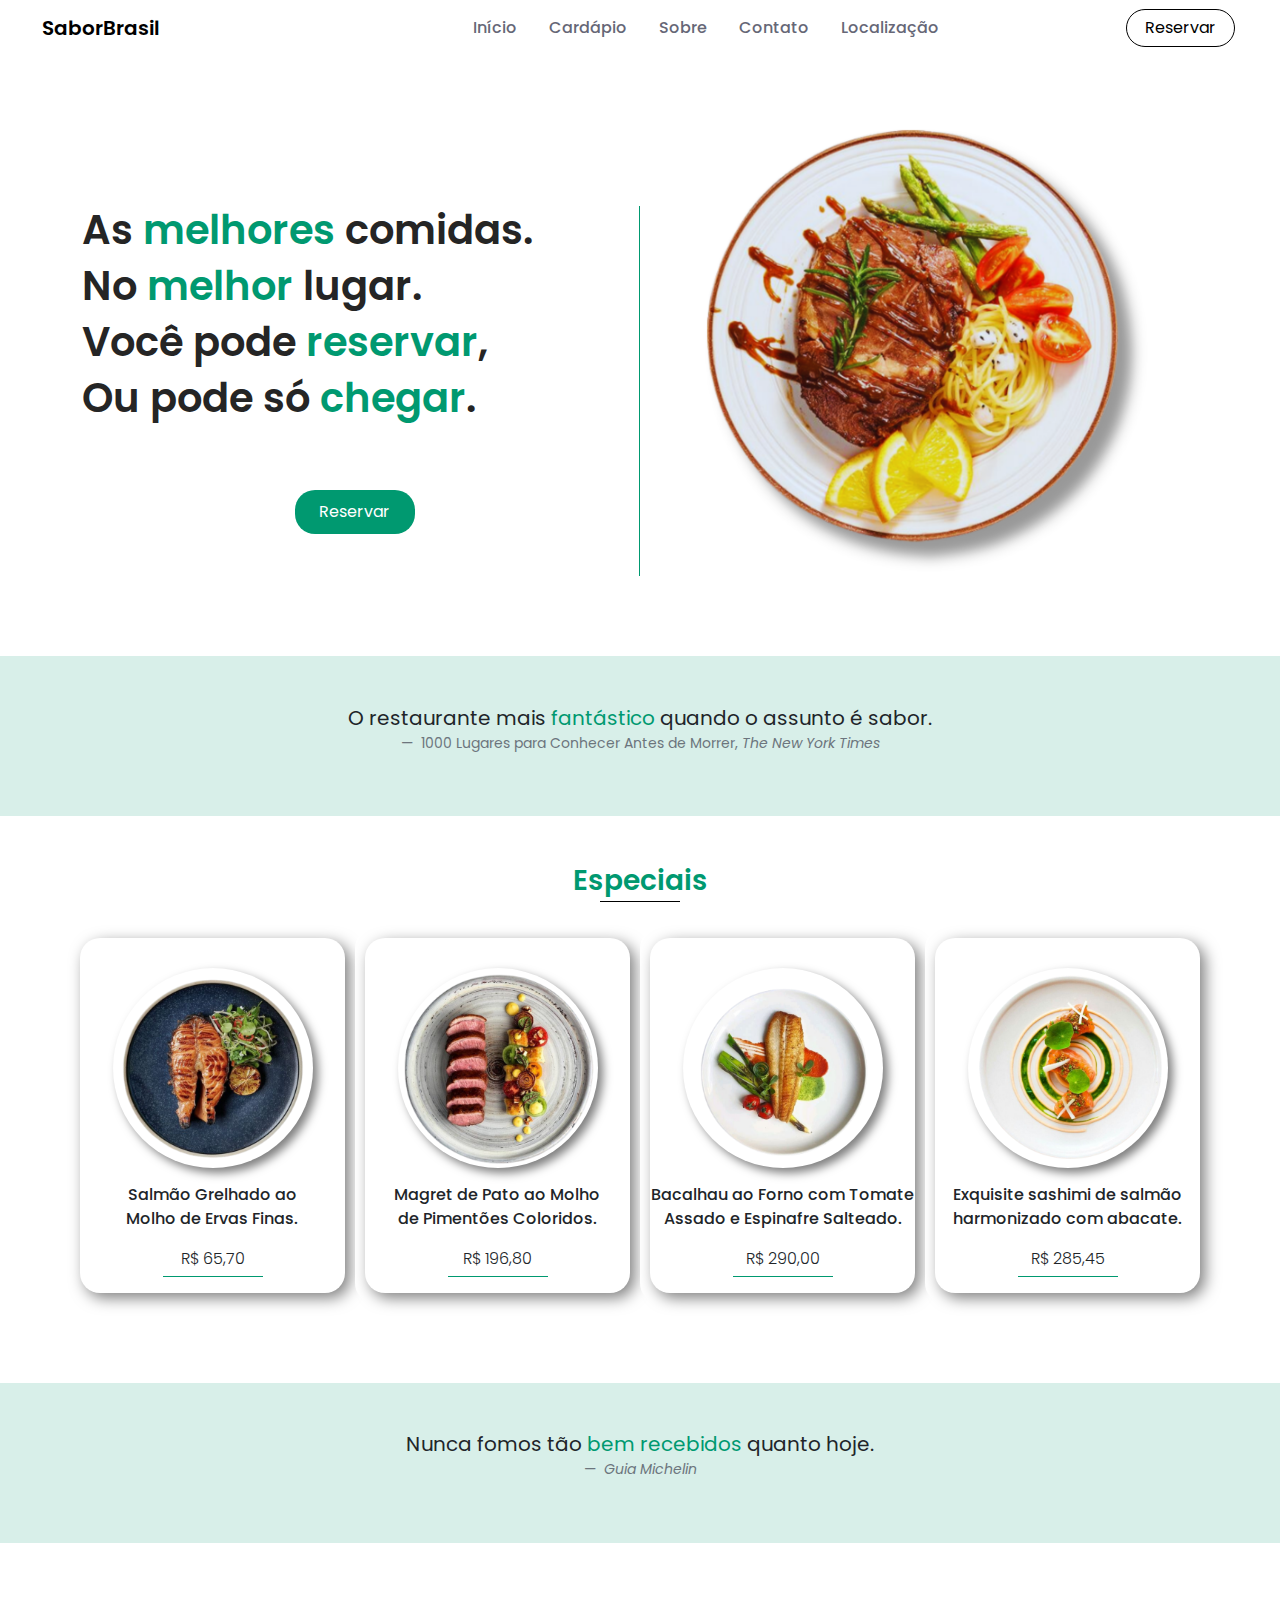
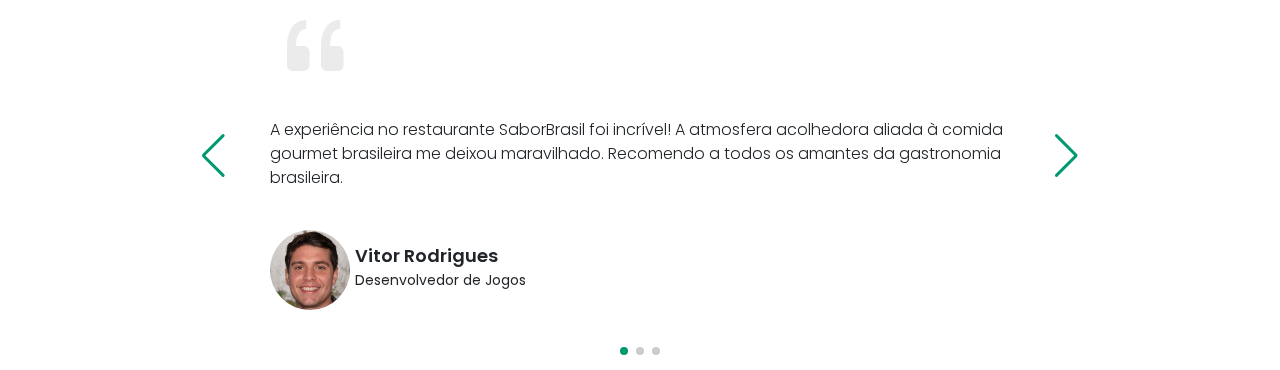
<file: project-saborbrasil/index.html>
<!doctype html>
<html lang="en">

<head>
  <meta charset="utf-8">
  <meta name="viewport" content="width=device-width, initial-scale=1">

  <title>SaborBrasil | Restaurante</title>

  <link href="https://cdn.jsdelivr.net/npm/bootstrap@5.3.3/dist/css/bootstrap.min.css" rel="stylesheet"
    integrity="sha384-QWTKZyjpPEjISv5WaRU9OFeRpok6YctnYmDr5pNlyT2bRjXh0JMhjY6hW+ALEwIH" crossorigin="anonymous">

  <link rel="stylesheet" href="styles/swiper-bundle.min.css">
  <link href="styles/styles.css" rel="stylesheet">

  <link rel="preconnect" href="https://fonts.googleapis.com">
  <link rel="preconnect" href="https://fonts.gstatic.com" crossorigin>
  <link rel="stylesheet" href="https://cdn.jsdelivr.net/npm/bootstrap-icons@1.11.3/font/bootstrap-icons.min.css">
  <link
    href="https://fonts.googleapis.com/css2?family=Poppins:ital,wght@0,100;0,200;0,300;0,400;0,500;0,600;0,700;0,800;0,900;1,100;1,200;1,300;1,400;1,500;1,600;1,700;1,800;1,900&display=swap"
    rel="stylesheet">
</head>

<body>
  <!-- Início Nav-bar -->
  <section class="head">
    <header>
      <nav class="navbar navbar-expand-lg header">
        <div class="container-fluid">
          <a class="navbar-brand me-auto" href="index.html">SaborBrasil</a>
          <a href="reservar.html" class="reserva-button">Reservar</a>
          <button class="navbar-toggler" type="button" data-bs-toggle="collapse" data-bs-target="#navbarNavDropdown"
            aria-controls="navbarNavDropdown" aria-expanded="false" aria-label="Toggle navigation">
            <span class="navbar-toggler-icon"></span>
          </button>
          <div class="collapse navbar-collapse pe-0" id="navbarNavDropdown">
            <ul class="navbar-nav justify-content-center flex-grow-1 pe-3">
              <li class="nav-item">
                <a class="nav-link mx-lg-2 ative" aria-current="page" href="#">Início</a>
              </li>
              <li class="nav-item">
                <a class="nav-link mx-lg-2" href="cardapio.html">Cardápio</a>
              </li>
              <li class="nav-item">
                <a class="nav-link mx-lg-2" href="sobre.html">Sobre</a>
              </li>
              <li class="nav-item">
                <a class="nav-link mx-lg-2" href="contato.html">Contato</a>
              </li>
              <li class="nav-item">
                <a class="nav-link mx-lg-2" href="localizacao.html">Localização</a>
              </li>
              <li class="nav-item">
                <a class="nav-link mx-lg-2 reserva-button2" href="reservar.html">Reservar</a>
              </li>
            </ul>
            </li>
            </ul>
          </div>
        </div>
      </nav>
    </header>
  </section>
  <!-- Fim header -->

  <!-- inicio hero-section -->
  <section class="hero-section">
    <div class="container">
      <div class="row row-central">
        <div class="col-lg-6 col-md-6 col-sm-12 titles">
          <h1>As <span>melhores</span> comidas.</h1>
          <h1>No <span>melhor</span> lugar.</h1>
          <h1>Você pode <span>reservar</span>,</h1>
          <h1>Ou pode só <span>chegar</span>.</h1>
          
          <hr class="separador d-md-none d-sm-block">

          <div class="row">
            <div class="d-flex justify-content-center align-items-center">
              <a type="button" href="reservar.html" class="btn-reserva text-center">Reservar</a>
            </div>
          </div>


        </div>
        <div class="col-lg-6 col-md-6 col-sm-12 div-imagem">
          <img src="source/images/image-hero-section.png" class="img-fluid img-principal" alt="imagem-prato-principal">
        </div>
      </div>
    </div>
  </section>
  <!-- fim hero-section -->

  <section class="citacao">
    <div class="container">
      <div class="row">
        <div class="col-12 col-sm-12">
          <figure class="text-center">
            <blockquote class="blockquote">
              <p>O restaurante mais <span class="highlight">fantástico</span> quando o assunto é sabor.</p>
            </blockquote>
            <figcaption class="blockquote-footer">
              1000 Lugares para Conhecer Antes de Morrer, <cite title="Source Title">The New York Times</cite>
            </figcaption>
          </figure>
        </div>
      </div>
    </div>
  </section>

  <section class="cardapio mt-5">
    <div class="container">
      <div class="row title-cardapio text-center">
        <h3>Especiais</h3>
      </div>
      <div class="row d-flex justify-content-center align-items-center">
        <div class="separador"></div>
      </div>
      <div class="row mt-3">
        <div class="col-xl-3 col-lg-3 col-sm-12 col-12 cardapio-item">
          <div class="item">
            <div class="img-cardapio">
              <img src="source/images/dish-1.png" alt="" class="img-fluid">
            </div>
            <div class="row d-flex align-items-center justify-content-center">
              <div class="col-10 text-center div-descricao">
                <p class="descricao-item">Salmão Grelhado ao Molho de Ervas Finas.</p>
              </div>
            </div>
            <div class="row d-flex align-items-center justify-content-center">
              <div class="col-8 text-center div-preco">
                <p class="preco-item">R$ 65,70</p>
              </div>
            </div>
          </div>
        </div>

        <div class="col-xl-3 col-lg-3 col-sm-12 col-12 cardapio-item">
          <div class="item">
            <div class="img-cardapio">
              <img src="source/images/dish-2.png" alt="" class="img-fluid">
            </div>
            <div class="row d-flex align-items-center justify-content-center">
              <div class="col-10 text-center div-descricao">
                <p class="descricao-item">Magret de Pato ao Molho de Pimentões Coloridos.</p>
              </div>
            </div>
            <div class="row d-flex align-items-center justify-content-center">
              <div class="col-8 text-center div-preco">
                <p class="preco-item">R$ 196,80</p>
              </div>
            </div>
          </div>
        </div>

        <div class="col-xl-3 col-lg-3 col-sm-12 col-12 cardapio-item">
          <div class="item">
            <div class="img-cardapio">
              <img src="source/images/dish-3.png" alt="" class="img-fluid">
            </div>
            <div class="row d-flex align-items-center justify-content-center">
              <div class="col-12 text-center div-descricao">
                <p class="descricao-item">Bacalhau ao Forno com Tomate Assado e Espinafre Salteado.</p>
              </div>
            </div>
            <div class="row d-flex align-items-center justify-content-center">
              <div class="col-8 text-center div-preco">
                <p class="preco-item">R$ 290,00</p>
              </div>
            </div>
          </div>
        </div>

        <div class="col-xl-3 col-lg-3 col-sm-12 col-12 cardapio-item">
          <div class="item">
            <div class="img-cardapio">
              <img src="source/images/dish-4.png" alt="" class="img-fluid">
            </div>
            <div class="row d-flex align-items-center justify-content-center">
              <div class="col-12 text-center div-descricao">
                <p class="descricao-item">Exquisite sashimi de salmão harmonizado com abacate.</p>
              </div>
            </div>
            <div class="row d-flex align-items-center justify-content-center">
              <div class="col-8 text-center div-preco">
                <p class="preco-item">R$ 285,45</p>
              </div>
            </div>
          </div>
        </div>

      </div>

    </div>
  </section>

  <section class="citacao">
    <div class="container">
      <div class="row">
        <div class="col-12 col-sm-12">
          <figure class="text-center">
            <blockquote class="blockquote">
              <p>Nunca fomos tão <span class="highlight">bem recebidos</span> quanto hoje.</p>
            </blockquote>
            <figcaption class="blockquote-footer">
              <cite title="Source Title">Guia Michelin</cite>
            </figcaption>
          </figure>
        </div>
      </div>
    </div>
  </section>

  <section class="depoimentos mySwiper">

    <div class="depoimentos-container swiper-wrapper">
      <div class="slide swiper-slide">
        <i class="bi bi-quote"></i>

        <p class="depoi-txt">
          A experiência no restaurante SaborBrasil foi incrível! A atmosfera acolhedora aliada à comida gourmet
          brasileira me deixou maravilhado. Recomendo a todos os amantes da gastronomia brasileira.
        </p>

        <div class="person">
          <img src="source/images/depoi-1.jpg" alt="">
          <div class="info-person">
            <p class="nome-person">Vitor Rodrigues</p>
            <p class="func-person">Desenvolvedor de Jogos</p>
          </div>
        </div>

      </div>

      <div class="slide swiper-slide">
        <i class="bi bi-quote"></i>

        <p class="depoi-txt">
          Visitar o restaurante SaborBrasil foi uma verdadeira surpresa! Não apenas a comida
          estava deliciosa, mas também fiquei impressionada com o serviço impecável. Mal posso esperar para voltar e
          experimentar mais pratos.
        </p>

        <div class="person">
          <img src="source/images/depoi-2.jpg" class="img-fluid" alt="">
          <div class="info-person">
            <p class="nome-person">Maria Cristina</p>
            <p class="func-person">Designer de Interiores</p>
          </div>
        </div>

      </div>

      <div class="slide swiper-slide">
        <i class="bi bi-quote"></i>

        <p class="depoi-txt">
          Como brasileiro, sempre estou em busca de sabores autênticos da minha terra natal. No restaurante SaborBrasil,
          encontrei exatamente isso e mais um pouco! A comida gourmet brasileira servida lá é simplesmente divina. Uma
          experiência que vale a pena repetir.
        </p>

        <div class="person">
          <img src="source/images/depoi-3.jpg" class="img-fluid" alt="">
          <div class="info-person">
            <p class="nome-person">Pedro Alvarez</p>
            <p class="func-person">Engenheiro Civil</p>
          </div>
        </div>

      </div>
    </div>
    <div class="swiper-button-next color-buttons"></div>
    <div class="swiper-button-prev color-buttons"></div>
    <div class="swiper-pagination"></div>

  </section>

  


  <script src="https://cdn.jsdelivr.net/npm/@popperjs/core@2.11.8/dist/umd/popper.min.js"
    integrity="sha384-I7E8VVD/ismYTF4hNIPjVp/Zjvgyol6VFvRkX/vR+Vc4jQkC+hVqc2pM8ODewa9r"
    crossorigin="anonymous"></script>
  <script src="https://cdn.jsdelivr.net/npm/bootstrap@5.3.3/dist/js/bootstrap.min.js"
    integrity="sha384-0pUGZvbkm6XF6gxjEnlmuGrJXVbNuzT9qBBavbLwCsOGabYfZo0T0to5eqruptLy"
    crossorigin="anonymous"></script>
  <script src="js/swiper-bundle.min.js"></script>
  <script src="js/script.js"></script>
</body>

</html>
</file>
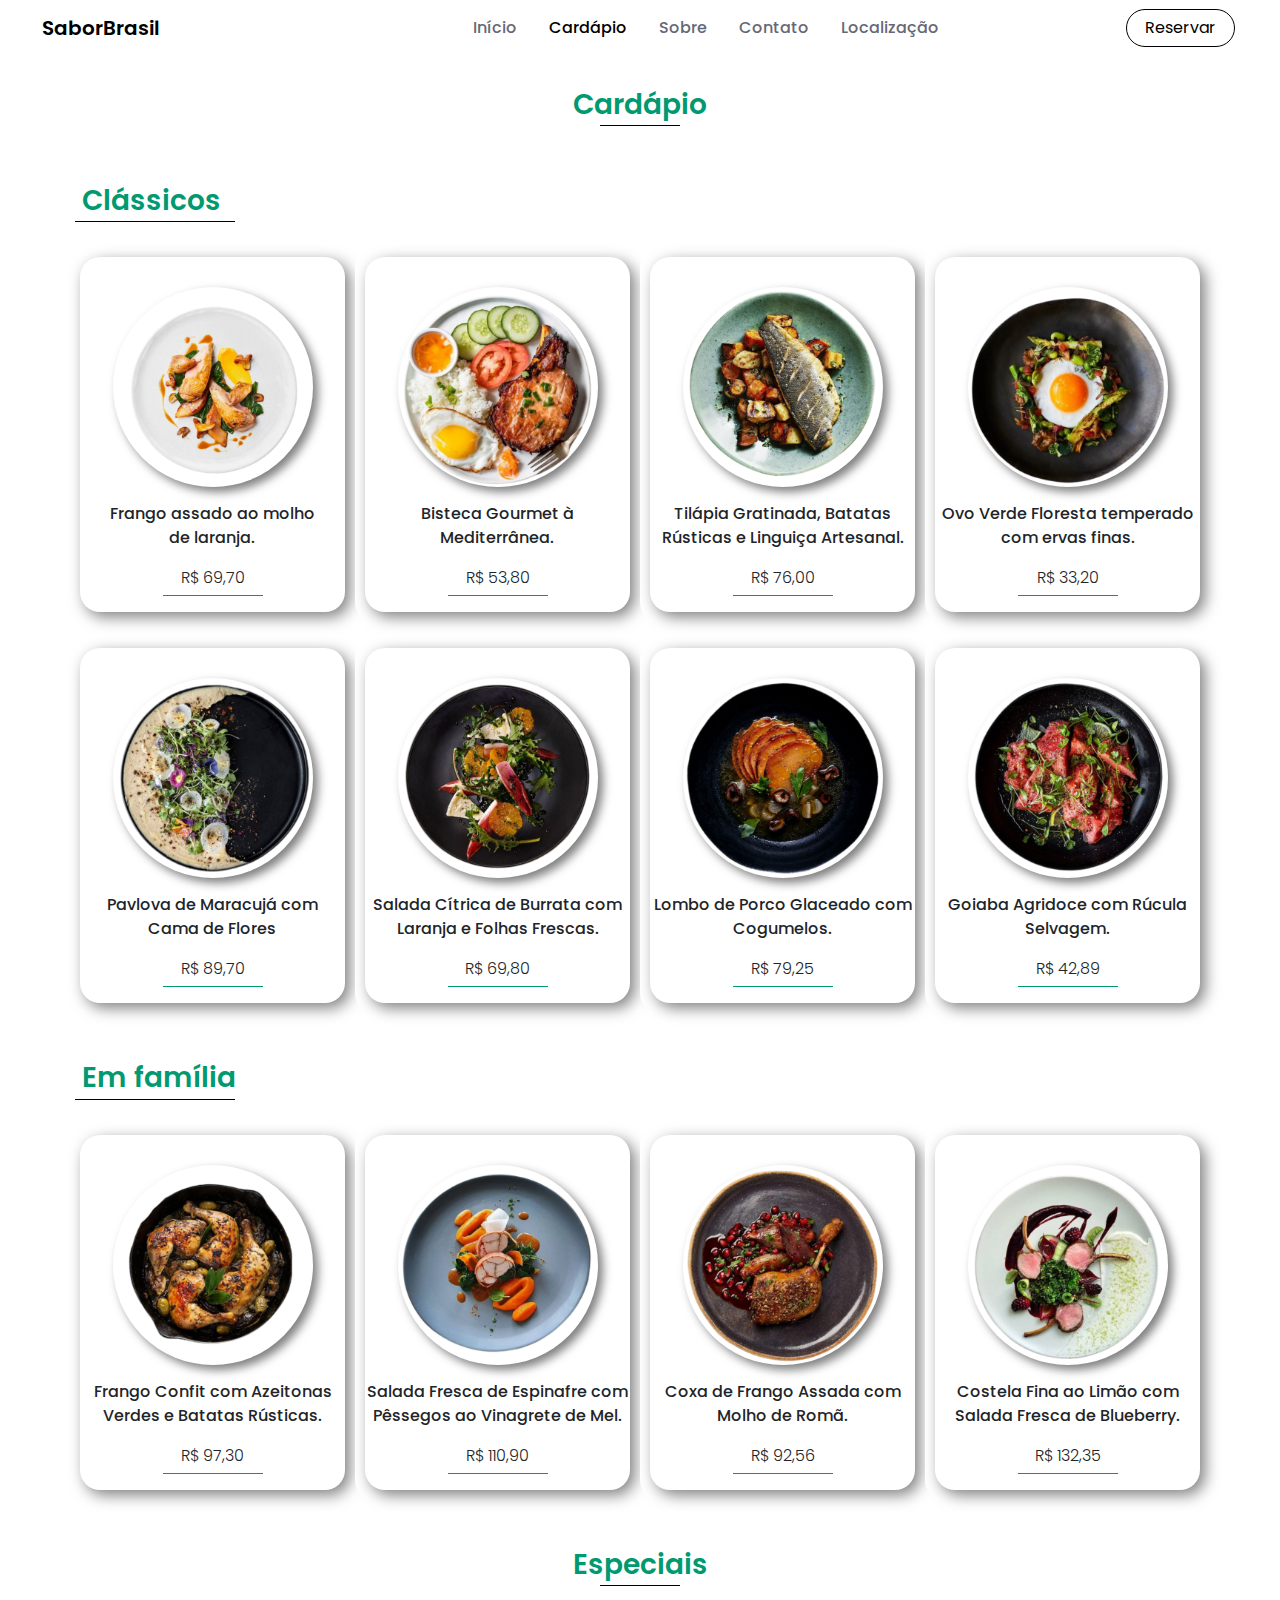
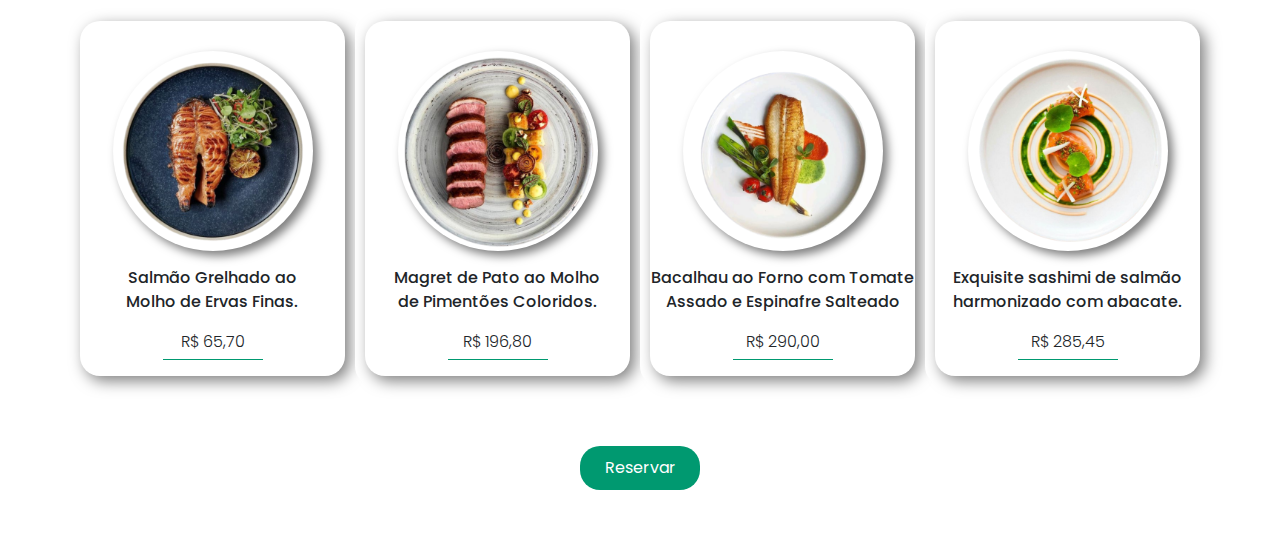
<file: project-saborbrasil/cardapio.html>
<!doctype html>
<html lang="en">

<head>
  <meta charset="utf-8">
  <meta name="viewport" content="width=device-width, initial-scale=1">

  <title>SaborBrasil | Restaurante</title>

  <link href="https://cdn.jsdelivr.net/npm/bootstrap@5.3.3/dist/css/bootstrap.min.css" rel="stylesheet"
    integrity="sha384-QWTKZyjpPEjISv5WaRU9OFeRpok6YctnYmDr5pNlyT2bRjXh0JMhjY6hW+ALEwIH" crossorigin="anonymous">

  <link rel="stylesheet" href="styles/swiper-bundle.min.css">
  <link href="styles/styles.css" rel="stylesheet">

  <link rel="preconnect" href="https://fonts.googleapis.com">
  <link rel="preconnect" href="https://fonts.gstatic.com" crossorigin>
  <link rel="stylesheet" href="https://cdn.jsdelivr.net/npm/bootstrap-icons@1.11.3/font/bootstrap-icons.min.css">
  <link
    href="https://fonts.googleapis.com/css2?family=Poppins:ital,wght@0,100;0,200;0,300;0,400;0,500;0,600;0,700;0,800;0,900;1,100;1,200;1,300;1,400;1,500;1,600;1,700;1,800;1,900&display=swap"
    rel="stylesheet">
</head>

<body>
  <!-- Início Nav-bar -->
  <section class="head">
    <header>
      <nav class="navbar navbar-expand-lg header">
        <div class="container-fluid">
          <a class="navbar-brand me-auto" href="index.html">SaborBrasil</a>
          <a href="reservar.html" class="reserva-button">Reservar</a>
          <button class="navbar-toggler" type="button" data-bs-toggle="collapse" data-bs-target="#navbarNavDropdown"
            aria-controls="navbarNavDropdown" aria-expanded="false" aria-label="Toggle navigation">
            <span class="navbar-toggler-icon"></span>
          </button>
          <div class="collapse navbar-collapse pe-0" id="navbarNavDropdown">
            <ul class="navbar-nav justify-content-center flex-grow-1 pe-3">
              <li class="nav-item">
                <a class="nav-link mx-lg-2" aria-current="page" href="index.html">Início</a>
              </li>
              <li class="nav-item">
                <a class="nav-link mx-lg-2 active" href="cardapio.html">Cardápio</a>
              </li>
              <li class="nav-item">
                <a class="nav-link mx-lg-2" href="sobre.html">Sobre</a>
              </li>
              <li class="nav-item">
                <a class="nav-link mx-lg-2" href="contato.html">Contato</a>
              </li>
              <li class="nav-item">
                <a class="nav-link mx-lg-2" href="localizacao.html">Localização</a>
              </li>
              <li class="nav-item">
                <a class="nav-link mx-lg-2 reserva-button2" href="reservar.html">Reservar</a>
              </li>
            </ul>
            </li>
            </ul>
          </div>
        </div>
      </nav>
    </header>
  </section>
  <!-- Fim header -->

  <!-- inicio classicos -->

  <section class="cardapio itens mt-3">
    <div class="container">
      <div class="row title-cardapio text-center">
        <div class="col-12 text-center mt-3">
          <h3>Cardápio</h3>
        </div>
      </div>
      <div class="row d-flex justify-content-center align-items-center">
        <div class="separador"></div>
      </div>
      <div class="row title-cardapio mt-5">
        <h3>Clássicos</h3>
      </div>
      <div class="row d-flex justify-content-start align-items-start">
        <div class="separador-itens"></div>
      </div>
      <div class="row mt-3">
        <div class="col-xl-3 col-lg-3 col-sm-12 col-12 cardapio-item">
          <div class="item">
            <div class="img-cardapio">
              <img src="source/images/dish-5.png" alt="" class="img-fluid">
            </div>
            <div class="row d-flex align-items-center justify-content-center">
              <div class="col-10 text-center div-descricao">
                <p class="descricao-item">Frango assado ao molho de laranja.</p>
              </div>
            </div>
            <div class="row d-flex align-items-center justify-content-center">
              <div class="col-8 text-center div-preco">
                <p class="preco-item">R$ 69,70</p>
              </div>
            </div>
          </div>
        </div>

        <div class="col-xl-3 col-lg-3 col-sm-12 col-12 cardapio-item">
          <div class="item">
            <div class="img-cardapio">
              <img src="source/images/dish-6.png" alt="" class="img-fluid">
            </div>
            <div class="row d-flex align-items-center justify-content-center">
              <div class="col-10 text-center div-descricao">
                <p class="descricao-item">Bisteca Gourmet à Mediterrânea.</p>
              </div>
            </div>
            <div class="row d-flex align-items-center justify-content-center">
              <div class="col-8 text-center div-preco">
                <p class="preco-item">R$ 53,80</p>
              </div>
            </div>
          </div>
        </div>

        <div class="col-xl-3 col-lg-3 col-sm-12 col-12 cardapio-item">
          <div class="item">
            <div class="img-cardapio">
              <img src="source/images/dish-7.png" alt="" class="img-fluid">
            </div>
            <div class="row d-flex align-items-center justify-content-center">
              <div class="col-12 text-center div-descricao">
                <p class="descricao-item">Tilápia Gratinada, Batatas Rústicas e Linguiça Artesanal.</p>
              </div>
            </div>
            <div class="row d-flex align-items-center justify-content-center">
              <div class="col-8 text-center div-preco">
                <p class="preco-item">R$ 76,00</p>
              </div>
            </div>
          </div>
        </div>

        <div class="col-xl-3 col-lg-3 col-sm-12 col-12 cardapio-item">
          <div class="item">
            <div class="img-cardapio">
              <img src="source/images/dish-8.png" alt="" class="img-fluid">
            </div>
            <div class="row d-flex align-items-center justify-content-center">
              <div class="col-12 text-center div-descricao">
                <p class="descricao-item">Ovo Verde Floresta temperado com ervas finas.</p>
              </div>
            </div>
            <div class="row d-flex align-items-center justify-content-center">
              <div class="col-8 text-center div-preco">
                <p class="preco-item">R$ 33,20</p>
              </div>
            </div>
          </div>
        </div>

      </div>
      
      <div class="row mt-3">
        <div class="col-xl-3 col-lg-3 col-sm-12 col-12 cardapio-item">
          <div class="item">
            <div class="img-cardapio">
              <img src="source/images/dish-9.png" alt="" class="img-fluid">
            </div>
            <div class="row d-flex align-items-center justify-content-center">
              <div class="col-10 text-center div-descricao">
                <p class="descricao-item">Pavlova de Maracujá com Cama de Flores </p>
              </div>
            </div>
            <div class="row d-flex align-items-center justify-content-center">
              <div class="col-8 text-center div-preco">
                <p class="preco-item">R$ 89,70</p>
              </div>
            </div>
          </div>
        </div>

        <div class="col-xl-3 col-lg-3 col-sm-12 col-12 cardapio-item">
          <div class="item">
            <div class="img-cardapio">
              <img src="source/images/dish-10.png" alt="" class="img-fluid">
            </div>
            <div class="row d-flex align-items-center justify-content-center">
              <div class="col-12 text-center div-descricao">
                <p class="descricao-item">Salada Cítrica de Burrata com Laranja e Folhas Frescas.</p>
              </div>
            </div>
            <div class="row d-flex align-items-center justify-content-center">
              <div class="col-8 text-center div-preco">
                <p class="preco-item">R$ 69,80</p>
              </div>
            </div>
          </div>
        </div>

        <div class="col-xl-3 col-lg-3 col-sm-12 col-12 cardapio-item">
          <div class="item">
            <div class="img-cardapio">
              <img src="source/images/dish-11.png" alt="" class="img-fluid">
            </div>
            <div class="row d-flex align-items-center justify-content-center">
              <div class="col-12 text-center div-descricao">
                <p class="descricao-item">Lombo de Porco Glaceado com Cogumelos.</p>
              </div>
            </div>
            <div class="row d-flex align-items-center justify-content-center">
              <div class="col-8 text-center div-preco">
                <p class="preco-item">R$ 79,25</p>
              </div>
            </div>
          </div>
        </div>

        <div class="col-xl-3 col-lg-3 col-sm-12 col-12 cardapio-item">
          <div class="item">
            <div class="img-cardapio">
              <img src="source/images/dish-12.png" alt="" class="img-fluid">
            </div>
            <div class="row d-flex align-items-center justify-content-center">
              <div class="col-12 text-center div-descricao">
                <p class="descricao-item">Goiaba Agridoce com Rúcula Selvagem.</p>
              </div>
            </div>
            <div class="row d-flex align-items-center justify-content-center">
              <div class="col-8 text-center div-preco">
                <p class="preco-item">R$ 42,89</p>
              </div>
            </div>
          </div>
        </div>

      </div>
      
      <!-- fim classicos -->

      <!-- inicio em familia -->

      <div class="row title-cardapio mt-5">
        <h3>Em família</h3>
      </div>
      <div class="row d-flex justify-content-start align-items-start">
        <div class="separador-itens"></div>
      </div>
      <div class="row mt-3">
        <div class="col-xl-3 col-lg-3 col-sm-12 col-12 cardapio-item">
          <div class="item">
            <div class="img-cardapio">
              <img src="source/images/dish-13.png" alt="" class="img-fluid">
            </div>
            <div class="row d-flex align-items-center justify-content-center">
              <div class="col-12 text-center div-descricao">
                <p class="descricao-item">Frango Confit com Azeitonas Verdes e Batatas Rústicas.</p>
              </div>
            </div>
            <div class="row d-flex align-items-center justify-content-center">
              <div class="col-8 text-center div-preco">
                <p class="preco-item">R$ 97,30</p>
              </div>
            </div>
          </div>
        </div>

        <div class="col-xl-3 col-lg-3 col-sm-12 col-12 cardapio-item">
          <div class="item">
            <div class="img-cardapio">
              <img src="source/images/dish-14.png" alt="" class="img-fluid">
            </div>
            <div class="row d-flex align-items-center justify-content-center">
              <div class="col-12 text-center div-descricao">
                <p class="descricao-item">Salada Fresca de Espinafre com Pêssegos ao Vinagrete de Mel.</p>
              </div>
            </div>
            <div class="row d-flex align-items-center justify-content-center">
              <div class="col-8 text-center div-preco">
                <p class="preco-item">R$ 110,90</p>
              </div>
            </div>
          </div>
        </div>

        <div class="col-xl-3 col-lg-3 col-sm-12 col-12 cardapio-item">
          <div class="item">
            <div class="img-cardapio">
              <img src="source/images/dish-15.png" alt="" class="img-fluid">
            </div>
            <div class="row d-flex align-items-center justify-content-center">
              <div class="col-12 text-center div-descricao">
                <p class="descricao-item">Coxa de Frango Assada com Molho de Romã.</p>
              </div>
            </div>
            <div class="row d-flex align-items-center justify-content-center">
              <div class="col-8 text-center div-preco">
                <p class="preco-item">R$ 92,56</p>
              </div>
            </div>
          </div>
        </div>

        <div class="col-xl-3 col-lg-3 col-sm-12 col-12 cardapio-item">
          <div class="item">
            <div class="img-cardapio">
              <img src="source/images/dish-16.png" alt="" class="img-fluid">
            </div>
            <div class="row d-flex align-items-center justify-content-center">
              <div class="col-12 text-center div-descricao">
                <p class="descricao-item">Costela Fina ao Limão com Salada Fresca de Blueberry.</p>
              </div>
            </div>
            <div class="row d-flex align-items-center justify-content-center">
              <div class="col-8 text-center div-preco">
                <p class="preco-item">R$ 132,35</p>
              </div>
            </div>
          </div>
        </div>

      </div>

      <!-- fim em familia -->

    </div>
  </section>

  <!-- inicio especiais -->

  <section class="cardapio mt-5">
    <div class="container">
      <div class="row title-cardapio text-center">
        <h3>Especiais</h3>
      </div>
      <div class="row d-flex justify-content-center align-items-center">
        <div class="separador"></div>
      </div>
      <div class="row mt-3">
        <div class="col-xl-3 col-lg-3 col-sm-12 col-12 cardapio-item">
          <div class="item">
            <div class="img-cardapio">
              <img src="source/images/dish-1.png" alt="" class="img-fluid">
            </div>
            <div class="row d-flex align-items-center justify-content-center">
              <div class="col-10 text-center div-descricao">
                <p class="descricao-item">Salmão Grelhado ao Molho de Ervas Finas. </p>
              </div>
            </div>
            <div class="row d-flex align-items-center justify-content-center">
              <div class="col-8 text-center div-preco">
                <p class="preco-item">R$ 65,70</p>
              </div>
            </div>
          </div>
        </div>

        <div class="col-xl-3 col-lg-3 col-sm-12 col-12 cardapio-item">
          <div class="item">
            <div class="img-cardapio">
              <img src="source/images/dish-2.png" alt="" class="img-fluid">
            </div>
            <div class="row d-flex align-items-center justify-content-center">
              <div class="col-10 text-center div-descricao">
                <p class="descricao-item">Magret de Pato ao Molho de Pimentões Coloridos. </p>
              </div>
            </div>
            <div class="row d-flex align-items-center justify-content-center">
              <div class="col-8 text-center div-preco">
                <p class="preco-item">R$ 196,80</p>
              </div>
            </div>
          </div>
        </div>

        <div class="col-xl-3 col-lg-3 col-sm-12 col-12 cardapio-item">
          <div class="item">
            <div class="img-cardapio">
              <img src="source/images/dish-3.png" alt="" class="img-fluid">
            </div>
            <div class="row d-flex align-items-center justify-content-center">
              <div class="col-12 text-center div-descricao">
                <p class="descricao-item">Bacalhau ao Forno com Tomate Assado e Espinafre Salteado</p>
              </div>
            </div>
            <div class="row d-flex align-items-center justify-content-center">
              <div class="col-8 text-center div-preco">
                <p class="preco-item">R$ 290,00</p>
              </div>
            </div>
          </div>
        </div>

        <div class="col-xl-3 col-lg-3 col-sm-12 col-12 cardapio-item">
          <div class="item">
            <div class="img-cardapio">
              <img src="source/images/dish-4.png" alt="" class="img-fluid">
            </div>
            <div class="row d-flex align-items-center justify-content-center">
              <div class="col-12 text-center div-descricao">
                <p class="descricao-item">Exquisite sashimi de salmão harmonizado com abacate.</p>
              </div>
            </div>
            <div class="row d-flex align-items-center justify-content-center">
              <div class="col-8 text-center div-preco">
                <p class="preco-item">R$ 285,45</p>
              </div>
            </div>
          </div>
        </div>

      </div>

    </div>
  </section>

  <!-- fim especiais -->

<section class="reservar">
    <div class="row">
        <div class="d-flex justify-content-center align-items-center">
          <a type="button" href="reservar.html" class="btn-reserva text-center">Reservar</a>
        </div>
      </div>
</section>

  <script src="https://cdn.jsdelivr.net/npm/@popperjs/core@2.11.8/dist/umd/popper.min.js"
    integrity="sha384-I7E8VVD/ismYTF4hNIPjVp/Zjvgyol6VFvRkX/vR+Vc4jQkC+hVqc2pM8ODewa9r"
    crossorigin="anonymous"></script>
  <script src="https://cdn.jsdelivr.net/npm/bootstrap@5.3.3/dist/js/bootstrap.min.js"
    integrity="sha384-0pUGZvbkm6XF6gxjEnlmuGrJXVbNuzT9qBBavbLwCsOGabYfZo0T0to5eqruptLy"
    crossorigin="anonymous"></script>
  <script src="js/swiper-bundle.min.js"></script>
  <script src="js/script.js"></script>
</body>

</html>
</file>
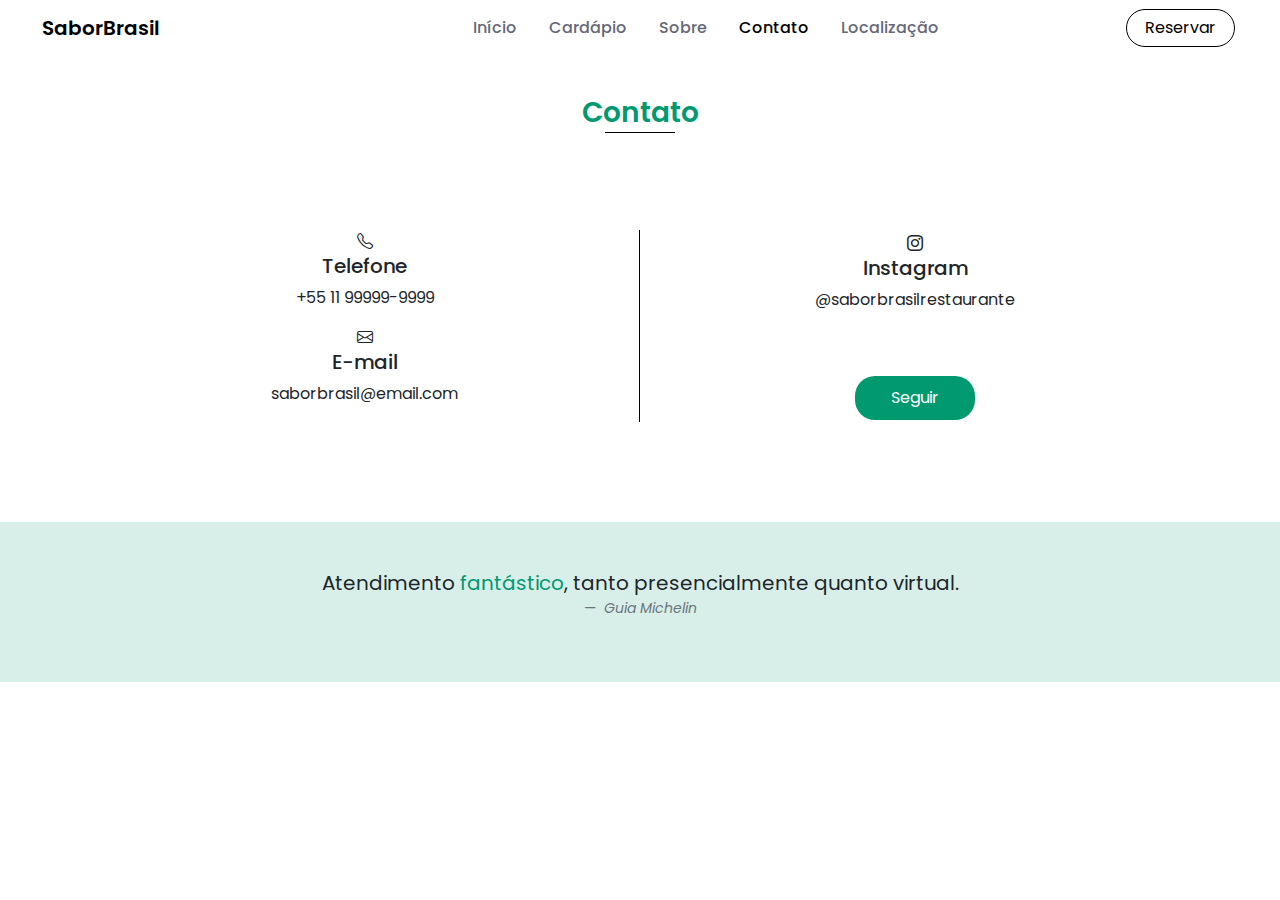
<file: project-saborbrasil/contato.html>
<!doctype html>
<html lang="en">

<head>
  <meta charset="utf-8">
  <meta name="viewport" content="width=device-width, initial-scale=1">

  <title>SaborBrasil | Restaurante</title>

  <link href="https://cdn.jsdelivr.net/npm/bootstrap@5.3.3/dist/css/bootstrap.min.css" rel="stylesheet"
    integrity="sha384-QWTKZyjpPEjISv5WaRU9OFeRpok6YctnYmDr5pNlyT2bRjXh0JMhjY6hW+ALEwIH" crossorigin="anonymous">

  <link rel="stylesheet" href="styles/swiper-bundle.min.css">
  <link href="styles/styles.css" rel="stylesheet">

  <link rel="preconnect" href="https://fonts.googleapis.com">
  <link rel="preconnect" href="https://fonts.gstatic.com" crossorigin>
  <link rel="stylesheet" href="https://cdn.jsdelivr.net/npm/bootstrap-icons@1.11.3/font/bootstrap-icons.min.css">
  <link
    href="https://fonts.googleapis.com/css2?family=Poppins:ital,wght@0,100;0,200;0,300;0,400;0,500;0,600;0,700;0,800;0,900;1,100;1,200;1,300;1,400;1,500;1,600;1,700;1,800;1,900&display=swap"
    rel="stylesheet">
</head>

<body>
  <!-- Início Nav-bar -->
  <section class="head">
    <header>
      <nav class="navbar navbar-expand-lg header">
        <div class="container-fluid">
          <a class="navbar-brand me-auto" href="index.html">SaborBrasil</a>
          <a href="reservar.html" class="reserva-button">Reservar</a>
          <button class="navbar-toggler" type="button" data-bs-toggle="collapse" data-bs-target="#navbarNavDropdown"
            aria-controls="navbarNavDropdown" aria-expanded="false" aria-label="Toggle navigation">
            <span class="navbar-toggler-icon"></span>
          </button>
          <div class="collapse navbar-collapse pe-0" id="navbarNavDropdown">
            <ul class="navbar-nav justify-content-center flex-grow-1 pe-3">
              <li class="nav-item">
                <a class="nav-link mx-lg-2" aria-current="page" href="index.html">Início</a>
              </li>
              <li class="nav-item">
                <a class="nav-link mx-lg-2" href="cardapio.html">Cardápio</a>
              </li>
              <li class="nav-item">
                <a class="nav-link mx-lg-2" href="sobre.html">Sobre</a>
              </li>
              <li class="nav-item">
                <a class="nav-link active mx-lg-2" href="contato.html">Contato</a>
              </li>
              <li class="nav-item">
                <a class="nav-link mx-lg-2" href="localizacao.html">Localização</a>
              </li>
              <li class="nav-item">
                <a class="nav-link mx-lg-2 reserva-button2" href="reservar.html">Reservar</a>
              </li>
            </ul>
            </li>
            </ul>
          </div>
        </div>
      </nav>
    </header>
  </section>
  <!-- Fim header -->


<section class="contato mt-3">
  <div class="container">
    <div class="row">
      <div class="col-12 text-center mt-4">
        <h3 class="contato-title txt-highlight">Contato</h3>
      </div>
    </div>
    <div class="row d-flex justify-content-center align-items-center">
      <div class="separador"></div>
    </div>
    
    <section class="itens mt-5">
        <div class="row mt-4">
            <div class="col-lg-6 col-md-6 col-sm-12 separador-lateral">
                <div class="d-flex flex-column justify-content-start align-items-center">
                    <i class="bi bi-telephone"></i>
                    <h5>Telefone</h5>
                    <p>+55 11 99999-9999</p>
                </div>
                <div class="d-flex flex-column justify-content-start align-items-center">
                <i class="bi bi-envelope"></i>
                <h5>E-mail</h5>
                <p>saborbrasil@email.com</p>
                </div>
            </div>
            <div class="col-lg-6 col-md-6 col-sm-12 d-flex flex-column justify-content-center align-items-center text-end">
                <i class="bi bi-instagram"></i>
                <h5>Instagram</h5>
                <p>@saborbrasilrestaurante</p>
                <div class="container contato-page mt-5">
                  <div class="row">
                    <div class="d-flex justify-content-center align-items-center">
                      <a type="button" target="_blank" href="https://br.linkedin.com/in/oerickaugusto" class="btn-seguir text-center">Seguir</a>
                    </div>
                  </div>
                </div>
            </div>
        </div>
    </section>
    
    </div>
    
</section>

<section class="citacao">
    <div class="container">
      <div class="row">
        <div class="col-12 col-sm-12">
          <figure class="text-center">
            <blockquote class="blockquote">
              <p>Atendimento <span class="highlight">fantástico</span>, tanto presencialmente quanto virtual.</p>
            </blockquote>
            <figcaption class="blockquote-footer">
              <cite title="Source Title">Guia Michelin</cite>
            </figcaption>
          </figure>
        </div>
      </div>
    </div>
  </section>


  <script src="https://cdn.jsdelivr.net/npm/@popperjs/core@2.11.8/dist/umd/popper.min.js"
    integrity="sha384-I7E8VVD/ismYTF4hNIPjVp/Zjvgyol6VFvRkX/vR+Vc4jQkC+hVqc2pM8ODewa9r"
    crossorigin="anonymous"></script>
  <script src="https://cdn.jsdelivr.net/npm/bootstrap@5.3.3/dist/js/bootstrap.min.js"
    integrity="sha384-0pUGZvbkm6XF6gxjEnlmuGrJXVbNuzT9qBBavbLwCsOGabYfZo0T0to5eqruptLy"
    crossorigin="anonymous"></script>
  <script src="js/swiper-bundle.min.js"></script>
  <script src="js/script.js"></script>
</body>

</html>
</file>
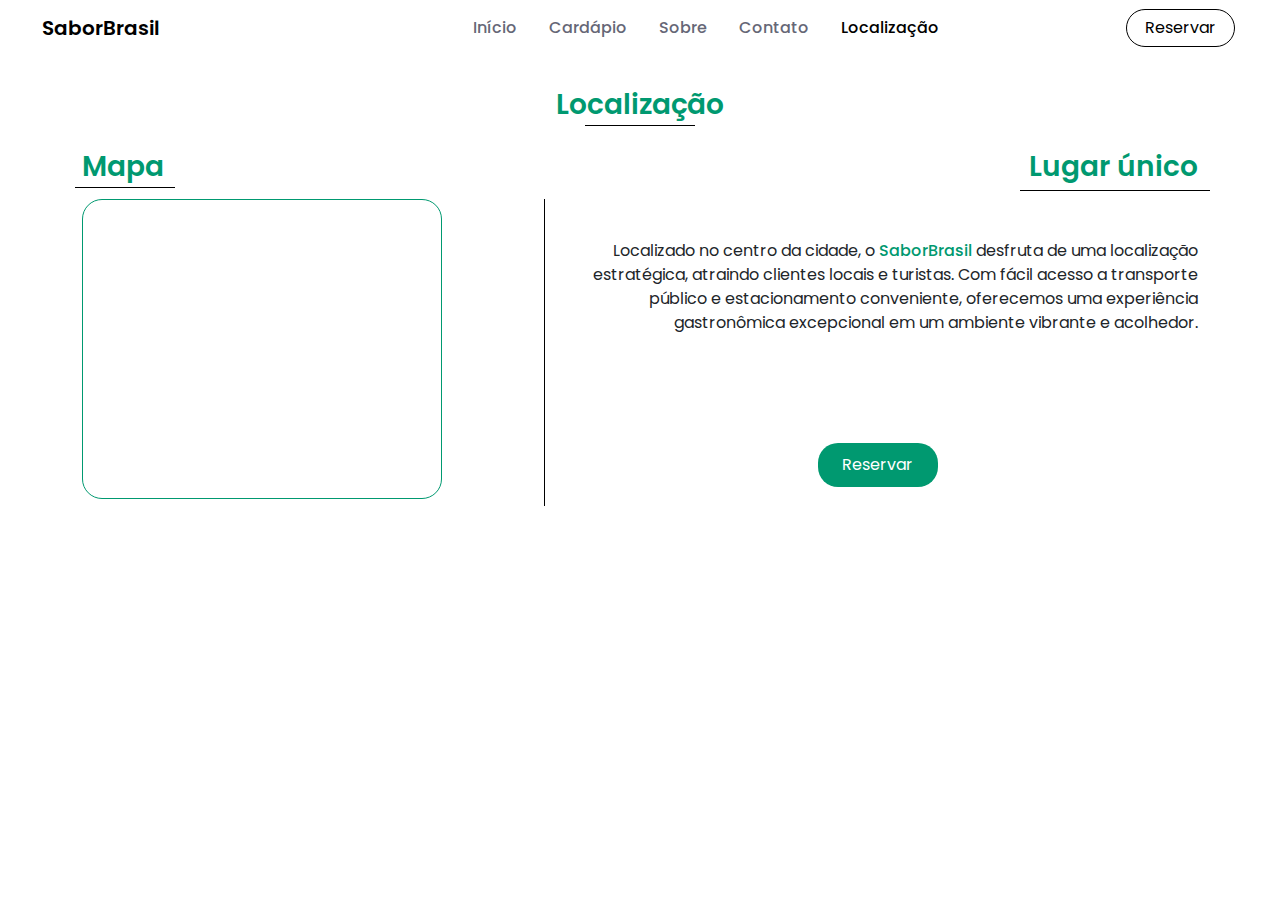
<file: project-saborbrasil/localizacao.html>
<!doctype html>
<html lang="en">

<head>
    <meta charset="utf-8">
    <meta name="viewport" content="width=device-width, initial-scale=1">

    <title>SaborBrasil | Restaurante</title>

    <link href="https://cdn.jsdelivr.net/npm/bootstrap@5.3.3/dist/css/bootstrap.min.css" rel="stylesheet"
        integrity="sha384-QWTKZyjpPEjISv5WaRU9OFeRpok6YctnYmDr5pNlyT2bRjXh0JMhjY6hW+ALEwIH" crossorigin="anonymous">

    <link rel="stylesheet" href="styles/swiper-bundle.min.css">
    <link href="styles/styles.css" rel="stylesheet">

    <link rel="preconnect" href="https://fonts.googleapis.com">
    <link rel="preconnect" href="https://fonts.gstatic.com" crossorigin>
    <link rel="stylesheet" href="https://cdn.jsdelivr.net/npm/bootstrap-icons@1.11.3/font/bootstrap-icons.min.css">
    <link
        href="https://fonts.googleapis.com/css2?family=Poppins:ital,wght@0,100;0,200;0,300;0,400;0,500;0,600;0,700;0,800;0,900;1,100;1,200;1,300;1,400;1,500;1,600;1,700;1,800;1,900&display=swap"
        rel="stylesheet">
</head>

<body>
    <!-- Início Nav-bar -->
    <section class="head">
        <header>
            <nav class="navbar navbar-expand-lg header">
                <div class="container-fluid">
                    <a class="navbar-brand me-auto" href="index.html">SaborBrasil</a>
                    <a href="reservar.html" class="reserva-button">Reservar</a>
                    <button class="navbar-toggler" type="button" data-bs-toggle="collapse"
                        data-bs-target="#navbarNavDropdown" aria-controls="navbarNavDropdown" aria-expanded="false"
                        aria-label="Toggle navigation">
                        <span class="navbar-toggler-icon"></span>
                    </button>
                    <div class="collapse navbar-collapse pe-0" id="navbarNavDropdown">
                        <ul class="navbar-nav justify-content-center flex-grow-1 pe-3">
                            <li class="nav-item">
                                <a class="nav-link mx-lg-2" aria-current="page" href="index.html">Início</a>
                            </li>
                            <li class="nav-item">
                                <a class="nav-link mx-lg-2" href="cardapio.html">Cardápio</a>
                            </li>
                            <li class="nav-item">
                                <a class="nav-link mx-lg-2" href="sobre.html">Sobre</a>
                            </li>
                            <li class="nav-item">
                                <a class="nav-link mx-lg-2" href="contato.html">Contato</a>
                            </li>
                            <li class="nav-item">
                                <a class="nav-link active mx-lg-2" href="localizacao.html">Localização</a>
                            </li>
                            <li class="nav-item">
                                <a class="nav-link mx-lg-2 reserva-button2" href="reservar.html">Reservar</a>
                            </li>
                        </ul>
                        </li>
                        </ul>
                    </div>
                </div>
            </nav>
        </header>
    </section>
    <!-- Fim header -->


    <section class="local mt-3">
        <div class="container">
            <div class="row">
                <div class="col-12 text-center mt-3">
                    <h3 class="local-title">Localização</h3>
                </div>
            </div>
            <div class="row d-flex justify-content-center align-items-center">
                <div class="separador mb-4"></div>
            </div>


            <div class="row mapa">
                <div class="col-lg-5 col-md-12 col-sm-12 text-sm-center text-lg-start">
                    <h3 class="title-mapa mb-3">Mapa</h3>
                    <div class="row d-flex justify-content-start align-items-start">
                        <div class="separador-itens"></div>
                    </div>
                    <div class="row">
                        <div class="col-12 map">
                            <iframe
                                src="https://www.google.com/maps/embed?pb=!1m18!1m12!1m3!1d2173.2073731055184!2d-46.528516394306365!3d-23.64430420046177!2m3!1f0!2f0!3f0!3m2!1i1024!2i768!4f13.1!3m3!1m2!1s0x94ce4297b7880d57%3A0xaeddba2a824280b6!2sUFABC%20-%20Universidade%20Federal%20do%20ABC!5e0!3m2!1spt-BR!2sbr!4v1710617957702!5m2!1spt-BR!2sbr"
                                width="360px" height="300px" style="border:1px solid #009970; border-radius: 20px;"
                                allowfullscreen="" loading="lazy" referrerpolicy="no-referrer-when-downgrade"></iframe>
                        </div>
                    </div>
                </div>
                <div class="col-lg-7 col-md-12 col-sm-12 text-sm-center text-lg-end">
                    <h3 class="title-mapa">Lugar único</h3>
                    <div class="row d-flex justify-content-end align-items-end mb-5">
                        <div class="separador-lugar"></div>
                    </div>
                    <p class="txt text-center text-sm-center text-lg-end ms-0">Localizado no centro da cidade, o <span
                            class="txt-highlight">SaborBrasil</span> desfruta de uma localização estratégica, atraindo
                        clientes locais e turistas. Com fácil acesso a transporte público e estacionamento conveniente,
                        oferecemos uma experiência gastronômica excepcional em um ambiente vibrante e acolhedor.
                    </p>

                    <section class="reservar mt-5">
                        <div class="row">
                            <div class="d-flex justify-content-center align-items-center">
                                <a type="button" href="reservar.html" target="_blank"
                                    class="btn-reserva text-center">Reservar</a>
                            </div>
                        </div>
                    </section>
                </div>

            </div>
        </div>
    </section>



    <script src="https://cdn.jsdelivr.net/npm/@popperjs/core@2.11.8/dist/umd/popper.min.js"
        integrity="sha384-I7E8VVD/ismYTF4hNIPjVp/Zjvgyol6VFvRkX/vR+Vc4jQkC+hVqc2pM8ODewa9r"
        crossorigin="anonymous"></script>
    <script src="https://cdn.jsdelivr.net/npm/bootstrap@5.3.3/dist/js/bootstrap.min.js"
        integrity="sha384-0pUGZvbkm6XF6gxjEnlmuGrJXVbNuzT9qBBavbLwCsOGabYfZo0T0to5eqruptLy"
        crossorigin="anonymous"></script>
    <script src="js/swiper-bundle.min.js"></script>
    <script src="js/script.js"></script>
</body>

</html>
</file>
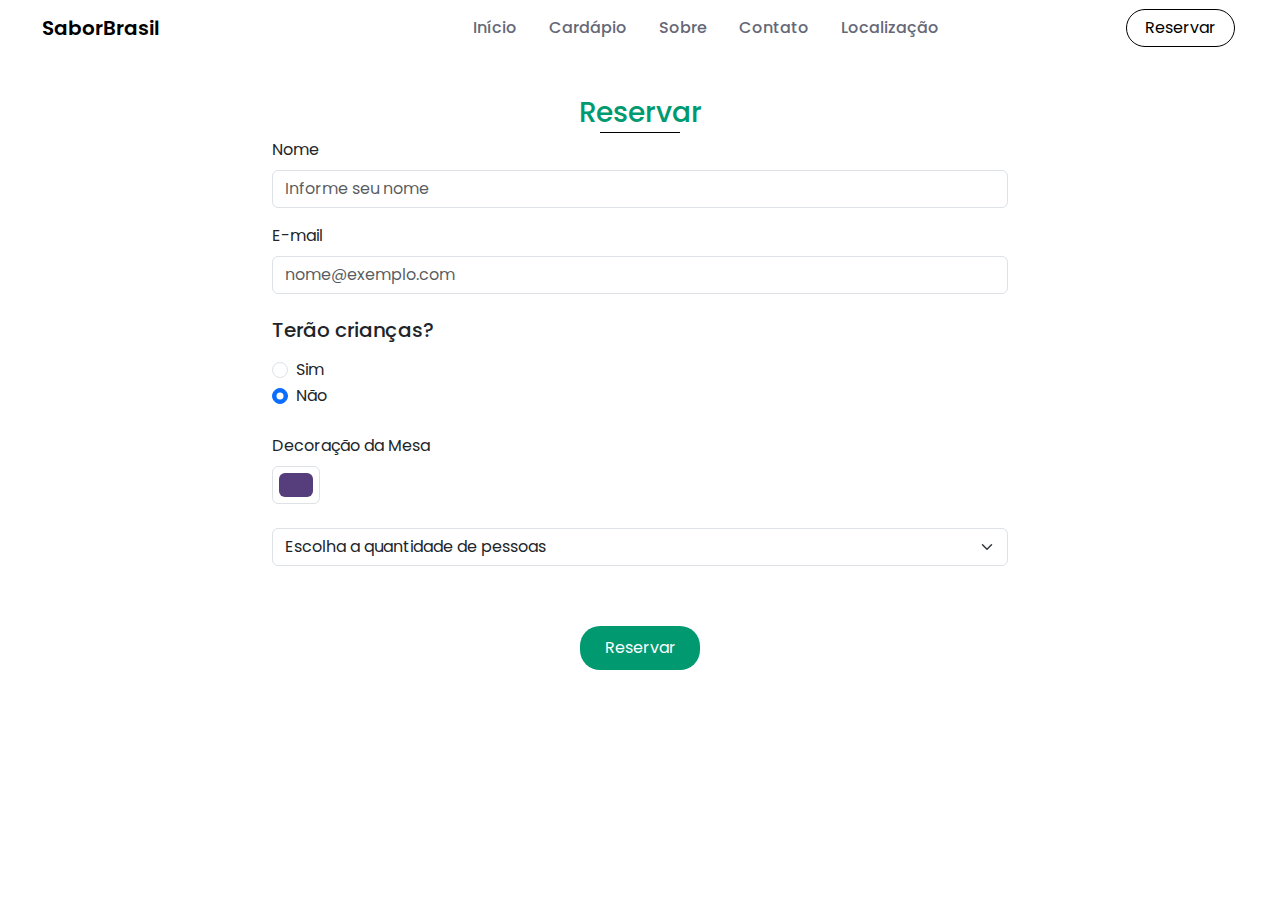
<file: project-saborbrasil/reservar.html>
<!doctype html>
<html lang="en">

<head>
  <meta charset="utf-8">
  <meta name="viewport" content="width=device-width, initial-scale=1">

  <title>SaborBrasil | Restaurante</title>

  <link href="https://cdn.jsdelivr.net/npm/bootstrap@5.3.3/dist/css/bootstrap.min.css" rel="stylesheet"
    integrity="sha384-QWTKZyjpPEjISv5WaRU9OFeRpok6YctnYmDr5pNlyT2bRjXh0JMhjY6hW+ALEwIH" crossorigin="anonymous">

  <link rel="stylesheet" href="styles/swiper-bundle.min.css">
  <link href="styles/styles.css" rel="stylesheet">

  <link rel="preconnect" href="https://fonts.googleapis.com">
  <link rel="preconnect" href="https://fonts.gstatic.com" crossorigin>
  <link rel="stylesheet" href="https://cdn.jsdelivr.net/npm/bootstrap-icons@1.11.3/font/bootstrap-icons.min.css">
  <link
    href="https://fonts.googleapis.com/css2?family=Poppins:ital,wght@0,100;0,200;0,300;0,400;0,500;0,600;0,700;0,800;0,900;1,100;1,200;1,300;1,400;1,500;1,600;1,700;1,800;1,900&display=swap"
    rel="stylesheet">
</head>

<body>
  <!-- Início Nav-bar -->
  <section class="head">
    <header>
      <nav class="navbar navbar-expand-lg header">
        <div class="container-fluid">
          <a class="navbar-brand me-auto" href="index.html">SaborBrasil</a>
          <a href="reservar.html" class="reserva-button">Reservar</a>
          <button class="navbar-toggler" type="button" data-bs-toggle="collapse" data-bs-target="#navbarNavDropdown"
            aria-controls="navbarNavDropdown" aria-expanded="false" aria-label="Toggle navigation">
            <span class="navbar-toggler-icon"></span>
          </button>
          <div class="collapse navbar-collapse pe-0" id="navbarNavDropdown">
            <ul class="navbar-nav justify-content-center flex-grow-1 pe-3">
              <li class="nav-item">
                <a class="nav-link mx-lg-2" aria-current="page" href="index.html">Início</a>
              </li>
              <li class="nav-item">
                <a class="nav-link mx-lg-2" href="cardapio.html">Cardápio</a>
              </li>
              <li class="nav-item">
                <a class="nav-link mx-lg-2" href="sobre.html">Sobre</a>
              </li>
              <li class="nav-item">
                <a class="nav-link mx-lg-2" href="contato.html">Contato</a>
              </li>
              <li class="nav-item">
                <a class="nav-link mx-lg-2" href="localizacao.html">Localização</a>
              </li>
              <li class="nav-item">
                <a class="nav-link mx-lg-2 reserva-button2" href="reservar.html">Reservar</a>
              </li>
            </ul>
            </li>
            </ul>
          </div>
        </div>
      </nav>
    </header>
  </section>
  <!-- Fim header -->


<section class="reserva-page mt-3">
  <div class="container">
    <div class="row">
      <div class="col-12 titulo-sobre text-center mt-4">
        <h3 class="txt-highlight">Reservar</h3>
      </div>
    </div>
    <div class="row d-flex justify-content-center align-items-center">
      <div class="separador"></div>
    </div>
    <div class="row">
        <div class="col-8 menu">
            <div class="mb-3">
                <label for="formGroupExampleInput" class="form-label">Nome</label>
                <input type="text" class="form-control" id="formGroupExampleInput" placeholder="Informe seu nome">
              </div>
              <div class="mb-3">
                <label for="formGroupExampleInput2" class="form-label">E-mail</label>
                <input type="text" class="form-control" id="formGroupExampleInput2" placeholder="nome@exemplo.com">
              </div>

              <h5 class="mt-4 mb-3">Terão crianças?</h5>
              <div class="form-check">
                <input class="form-check-input" type="radio" name="flexRadioDefault" id="flexRadioDefault1">
                <label class="form-check-label" for="flexRadioDefault1">
                  Sim
                </label>
              </div>
              <div class="form-check">
                <input class="form-check-input" type="radio" name="flexRadioDefault" id="flexRadioDefault2" checked>
                <label class="form-check-label" for="flexRadioDefault2">
                  Não
                </label>
              </div>

              <label for="exampleColorInput" class="form-label mt-4">Decoração da Mesa</label>
            <input type="color" class="form-control form-control-color" id="exampleColorInput" value="#563d7c" title="Selecione a cor">
              
            <select class="form-select mt-4" aria-label="S"mall select example">
                <option selected>Escolha a quantidade de pessoas</option>
                <option value="1">2 pessoas</option>
                <option value="2">4-6 pessoas</option>
                <option value="3">8-12 pessoas</option>
                <option value="3">14+ pessoas</option>
              </select>
        
        
        </div>
    </div>

    <section class="reservar">
        <div class="row">
            <div class="d-flex justify-content-center align-items-center">
              <a type="button" href="https://br.linkedin.com/in/oerickaugusto" target="_blank" class="btn-reserva text-center">Reservar</a>
            </div>
          </div>
    </section>

    </div>
</section>



  <script src="https://cdn.jsdelivr.net/npm/@popperjs/core@2.11.8/dist/umd/popper.min.js"
    integrity="sha384-I7E8VVD/ismYTF4hNIPjVp/Zjvgyol6VFvRkX/vR+Vc4jQkC+hVqc2pM8ODewa9r"
    crossorigin="anonymous"></script>
  <script src="https://cdn.jsdelivr.net/npm/bootstrap@5.3.3/dist/js/bootstrap.min.js"
    integrity="sha384-0pUGZvbkm6XF6gxjEnlmuGrJXVbNuzT9qBBavbLwCsOGabYfZo0T0to5eqruptLy"
    crossorigin="anonymous"></script>
  <script src="js/swiper-bundle.min.js"></script>
  <script src="js/script.js"></script>
</body>

</html>
</file>
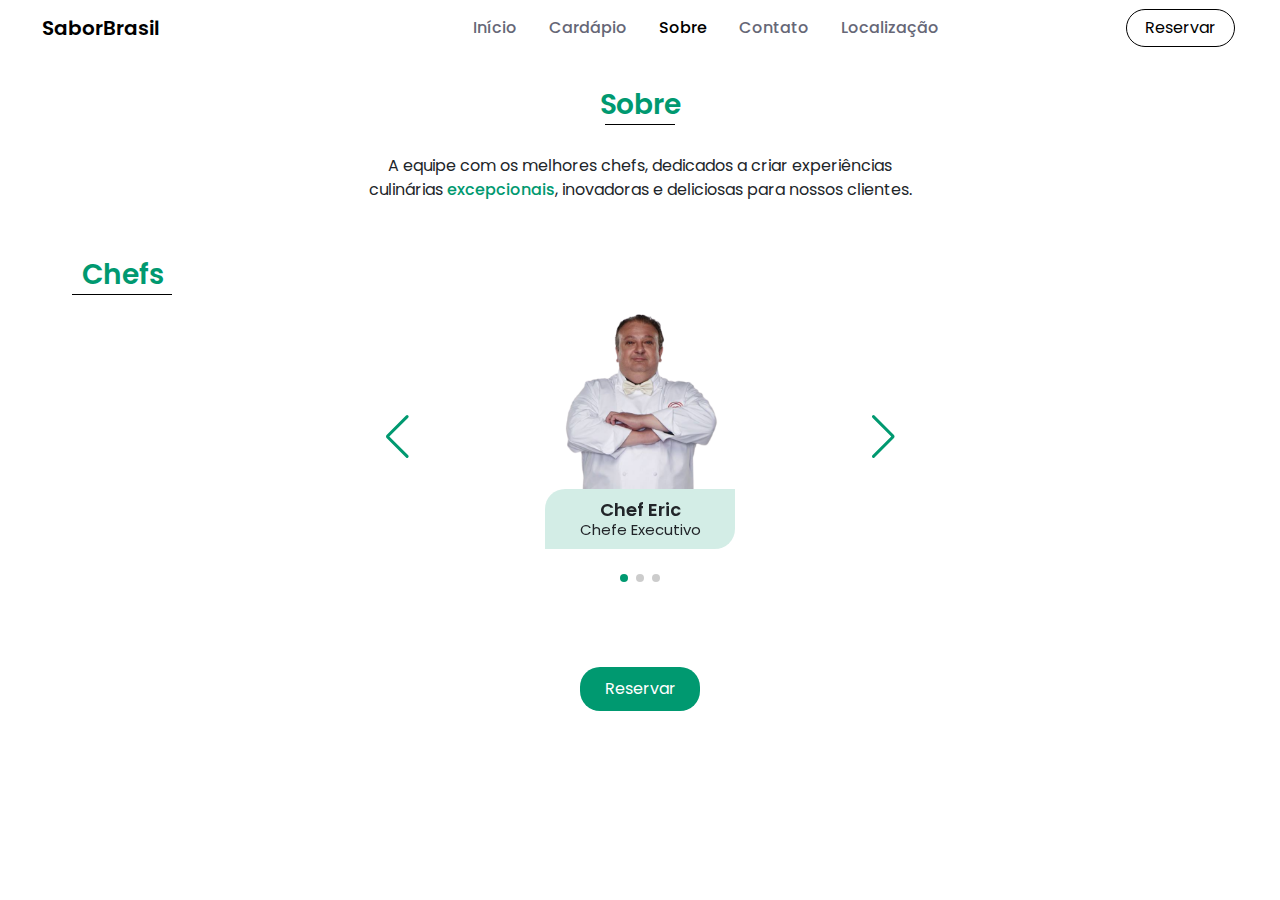
<file: project-saborbrasil/sobre.html>
<!doctype html>
<html lang="en">

<head>
  <meta charset="utf-8">
  <meta name="viewport" content="width=device-width, initial-scale=1">

  <title>SaborBrasil | Restaurante</title>

  <link href="https://cdn.jsdelivr.net/npm/bootstrap@5.3.3/dist/css/bootstrap.min.css" rel="stylesheet"
    integrity="sha384-QWTKZyjpPEjISv5WaRU9OFeRpok6YctnYmDr5pNlyT2bRjXh0JMhjY6hW+ALEwIH" crossorigin="anonymous">

  <link rel="stylesheet" href="styles/swiper-bundle.min.css">
  <link href="styles/styles.css" rel="stylesheet">

  <link rel="preconnect" href="https://fonts.googleapis.com">
  <link rel="preconnect" href="https://fonts.gstatic.com" crossorigin>
  <link rel="stylesheet" href="https://cdn.jsdelivr.net/npm/bootstrap-icons@1.11.3/font/bootstrap-icons.min.css">
  <link
    href="https://fonts.googleapis.com/css2?family=Poppins:ital,wght@0,100;0,200;0,300;0,400;0,500;0,600;0,700;0,800;0,900;1,100;1,200;1,300;1,400;1,500;1,600;1,700;1,800;1,900&display=swap"
    rel="stylesheet">
</head>

<body>
  <!-- Início Nav-bar -->
  <section class="head">
    <header>
      <nav class="navbar navbar-expand-lg header">
        <div class="container-fluid">
          <a class="navbar-brand me-auto" href="index.html">SaborBrasil</a>
          <a href="reservar.html" class="reserva-button">Reservar</a>
          <button class="navbar-toggler" type="button" data-bs-toggle="collapse" data-bs-target="#navbarNavDropdown"
            aria-controls="navbarNavDropdown" aria-expanded="false" aria-label="Toggle navigation">
            <span class="navbar-toggler-icon"></span>
          </button>
          <div class="collapse navbar-collapse pe-0" id="navbarNavDropdown">
            <ul class="navbar-nav justify-content-center flex-grow-1 pe-3">
              <li class="nav-item">
                <a class="nav-link mx-lg-2" aria-current="page" href="index.html">Início</a>
              </li>
              <li class="nav-item">
                <a class="nav-link mx-lg-2" href="cardapio.html">Cardápio</a>
              </li>
              <li class="nav-item">
                <a class="nav-link active mx-lg-2" href="sobre.html">Sobre</a>
              </li>
              <li class="nav-item">
                <a class="nav-link mx-lg-2" href="contato.html">Contato</a>
              </li>
              <li class="nav-item">
                <a class="nav-link mx-lg-2" href="localizacao.html">Localização</a>
              </li>
              <li class="nav-item">
                <a class="nav-link mx-lg-2 reserva-button2" href="reservar.html">Reservar</a>
              </li>
            </ul>
            </li>
            </ul>
          </div>
        </div>
      </nav>
    </header>
  </section>
  <!-- Fim header -->


  <section class="sobre mt-3">
    <div class="container">
      <div class="row">
        <div class="col-12 text-center mt-3">
          <h3 class="sobre-title">Sobre</h3>
        </div>
      </div>
      <div class="row d-flex justify-content-center align-items-center">
        <div class="separador"></div>
      </div>
    </div>
  </section>

  <section class="sobre">
    <div class="container">
      <div class="row mt-4 d-flex align-items-center justify-content-center text-center">
        <div class="col-6">
          <span>A equipe com os melhores chefs, dedicados a criar experiências culinárias <span
              class="txt-highlight">excepcionais</span>, inovadoras
            e deliciosas para nossos clientes.</span>
        </div>
      </div>
    </div>
  </section>

  <div class="container chefs-container">
    <div class="row mt-5">
      <div class="col-12">
        <h3 class="sobre-title-item mt-2">Chefs</h3>
      </div>
      <div class="row d-flex justify-content-start align-items-start">
        <div class="separador"></div>
      </div>
    </div>
    <div class="row text-center">
      <div class="col-md-6 mx-auto">
        <div class="swiper-container itens-chefs">
          <div class="swiper-wrapper slides">
            <!-- Card 1 -->
            <div class="swiper-slide slides-chefs">

              <img src="source/images/chef-1.png" alt="Chef 1" class="img-fluid">

              <div class="chef-info">
                <h5>Chef Eric</h5>
                <p>Chefe Executivo</p>
              </div>
            </div>
            <!-- Card 2 -->
            <div class="swiper-slide slides-chefs">

              <img src="source/images/chef-2.png" alt="Chef 2" class="img-fluid">

              <div class="chef-info">
                <h5>Chef Paola</h5>
                <p>Chefe Executiva</p>
              </div>
            </div>
            <!-- Card 3 -->
            <div class="swiper-slide slides-chefs">

              <img src="source/images/chef-3.png" alt="Chef 3" class="img-fluid">

              <div class="chef-info">
                <h5>Chef Henrique</h5>
                <p>Chefe Executivo</p>
              </div>
            </div>
            <!-- Botões de navegação -->
          </div>
          <div class="carrossel-sobre">
            <div class="swiper-button-prev"></div>
            <div class="swiper-button-next"></div>
            <div class="swiper-pagination"></div>
          </div>
        </div>
      </div>


      <div class="container sobre-page mt-5">
        <div class="row">
          <div class="d-flex justify-content-center align-items-center">
            <a type="button" href="reservar.html" class="btn-reserva text-center">Reservar</a>
          </div>
        </div>
      </div>

      <script src="https://cdn.jsdelivr.net/npm/@popperjs/core@2.11.8/dist/umd/popper.min.js"
        integrity="sha384-I7E8VVD/ismYTF4hNIPjVp/Zjvgyol6VFvRkX/vR+Vc4jQkC+hVqc2pM8ODewa9r"
        crossorigin="anonymous"></script>
      <script src="https://cdn.jsdelivr.net/npm/bootstrap@5.3.3/dist/js/bootstrap.min.js"
        integrity="sha384-0pUGZvbkm6XF6gxjEnlmuGrJXVbNuzT9qBBavbLwCsOGabYfZo0T0to5eqruptLy"
        crossorigin="anonymous"></script>
      <script src="js/swiper-bundle.min.js"></script>
      <script src="js/script.js"></script>
</body>

</html>
</file>
<file: project-saborbrasil/styles/styles.css>
* {
    margin: 0;
    padding: 0;
}

body {
    font-family: 'Poppins', sans-serif;
    font-size: 400;
}

/* Inicio navigation-bar */

.header {
    background-color: #fff;
    color: #000;
}

#navbarNavDropdown {
    background-color: #fff;
    color: #000;
}

.header .navbar-toggler {
    border: none;
    font-size: 1.25rem;
}

.header .navbar-toggler:focus {
    box-shadow: none;
    outline: none;
}

.header .reserva-button {
    text-decoration: none;
    color: #000;
    border: 1px solid #000;
    position: absolute;
    left: 88%;
    padding: 6px 18px;
    border-radius: 30px;
    transition: .2s background-color;
}

.header .reserva-button:hover {
    text-decoration: none;
    background-color: #009970;
    border: none;
    color: #fff;
    padding: 6px 18px;
    border-radius: 30px;
}

.header .navbar-brand {
    font-weight: 600;
    padding-left: 30px;
}

.header .navbar-brand:hover {
    color: #009970;
    transition: .2s ease;
}

.nav-link:hover, .nav-link.active {
    color: #000;
}

.nav-link {
    color: #666777;
    position: relative;
    font-weight: 500;
}

/* Fim da nav bar */


/* Inicio hero-section */

.hero-section {
    margin-top: 150px;
}

.hero-section h1 {
    font-weight: 600;
    color: #252525;
}

.hero-section .separador {
    width: 200px;
    color: #009970;
}

.hero-section h2 {
    font-weight: 600;
    color: #252525;
    margin-bottom: 40px;
    font-size: 16px;
}

.hero-section h1 span {
    color: #009970;
}

.hero-section p {
    font-weight: 500;
    margin-bottom: -3px;
}

.hero-section .row-central .titles {
    border-right: 1px solid #009970;
}

.hero-section .txt-decorative {
    display: flex;
    align-items: start;
    flex-direction: column;
    justify-content: center;
    padding-left: 6px;
    margin-top: 25px;
}

.hero-section .img-principal {
    margin-top: -80px;
    margin-left: 50px;
    width: 450px;
}

.hero-section .btn-reserva {
    text-decoration: none;
    color: white;
    background-color: #009970;
    border: none;
    width: 120px;
    margin-top: 60px;
    padding: 10px 12px 10px 12px;
    border-radius: 20px;
}

.hero-section .btn-reserva:hover {
    text-decoration: none;
    color: #009970;
    background-color: #fff;
    border: 1px solid #009970;
    transition: .2s ease-in-out;
    width: 120px;
    margin-top: 60px;
    padding: 10px 12px 10px 12px;
    border-radius: 20px;
}


/* Fim hero-section */

/* inicio cardapio */

.citacao {
    display: flex;
    justify-content: center;
    align-items: center;
    margin-top: 80px;
    padding: 0;
    height: 160px;
    background-color: #00997027;
}

.citacao .blockquote .highlight {
    color: #009970;
}

/* fim cardapio */

.cardapio .title-cardapio h3 {
    color: #009970;
    font-weight: 600;
    padding-bottom: 6px;
}

.cardapio .img-cardapio{
    width: 200px;
    margin-right: auto;
    margin-left: auto;
    z-index: 1;
    margin-bottom: 15px;
}

.cardapio .img-cardapio:hover{
    width: 200px;
    margin-right: auto;
    margin-left: auto;
    margin-bottom: 15px;
    transition: all .3s ease-in-out;
    -webkit-transform: translateY(-0.6rem);
    transform: translateY(-0.6rem);
}

.cardapio .item {
    box-shadow: 5px 5px 15px 0px rgba(0, 0, 0, 0.5);
    border-radius: 20px;
    padding-top: 30px;
}

.cardapio .img-cardapio img{
    box-shadow: 5px 5px 10px 0px rgba(0, 0, 0, 0.5);
    border: none;;
    border-radius: 100%;
}


.cardapio .separador {
    width: 80px;
    margin-top: -20px;
    border-bottom: 1px solid #000;
}

.cardapio .separador-itens {
    width: 160px;
    margin-left: 5px;
    margin-top: -10px;
    border-bottom: 1px solid #000;
}

.cardapio .cardapio-item {
    border-radius: 20px;
    padding: 10px 10px 10px 10px;
    transition: .3s ease-in-out;
    background-color: #ffffff;
    /* box-shadow: 0 10px 10px -5px; */
}

.cardapio .cardapio-item:hover {
    transition: all .3s ease-in-out;
    -webkit-transform: translateY(-0.6rem);
    transform: translateY(-0.6rem);
    cursor: pointer;
    background-color: #f1f1f19c;
    box-shadow: 0 10px 10px -5px;
}
.cardapio .descricao-item {
    font-weight: 500;
}

.cardapio .div-descricao {
    border-radius: 20px;
}

.cardapio .preco-item {
    font-weight: 300;
    margin-right: auto;
    margin-left: auto;
    border-bottom: 0.5px solid #009970;
    padding-bottom: 5px;
    width: 100px;
}

.depoimentos {
    width: 100%;
    padding: 0px 20px 20px 20px;
    max-width: 900px;
    position: relative;
    overflow: hidden;
    margin-right: auto;
    margin-left: auto;
}

.depoimentos i{
    font-size: 90px;
    color: #cccccc62;
}

.depoimentos .slide {
    padding: 40px 60px;
    cursor: grab;
}

.depoimentos .slide:active {
    padding: 40px 60px;
    cursor: grabbing;
}

.depoimentos p.depoi-txt {
    font-weight: 300;
    margin-bottom: 40px;
}

.depoimentos .person img {
    border-radius: 50px;
}

.slide .person {
    display: flex;
    align-items: center;
    gap: 20px;
}

.depoimentos .slide .person p.nome-person {
    font-size: 18px;
    font-weight: 600;
    margin-top: 10px;
}

.depoimentos .slide .person p.func-person {
    font-size: 14px;
    font-weight: 400;
    margin-top: -15px;
}

.depoimentos .slide .person img {
    width: 80px;
    height: 80px;
    margin-right: -15px;
}

.depoimentos .color-buttons {
    color: #009970;
}

.depoimentos .swiper-pagination-bullet-active {
    background-color: #009970; /* Cor dos botões ativos */
}


/* inicio pagina de cardapio */
/* 
.itens {
    padding-top: 30px;
} */

.reservar .btn-reserva {
    text-decoration: none;
    color: white;
    background-color: #009970;
    border: none;
    width: 120px;
    margin-top: 60px;
    margin-bottom: 50px;
    padding: 10px 12px 10px 12px;
    border-radius: 20px;
}

.reservar .btn-reserva:hover {
    text-decoration: none;
    color: #009970;
    background-color: #fff;
    border: 1px solid #009970;
    transition: .2s ease-in-out;
    width: 120px;
    margin-top: 60px;
    margin-bottom: 50px;
    padding: 10px 12px 10px 12px;
    border-radius: 20px;
}

/* fim pagina de cardapio */

/* inicio pagina sobre */


.sobre .sobre-title {
    color: #009970;
    font-weight: 600;
}

.sobre-title-item {
    font-weight: 600;
    color: #009970;
}


.sobre .separador {
    width: 70px;
    margin-top: -10px;
    border-bottom: 1px solid #000;
}

.sobre .txt-highlight {
    color: #009970;
    font-weight: 500;
}

.sobre-page .btn-reserva {
    text-decoration: none;
    color: white;
    background-color: #009970;
    border: none;
    width: 120px;
    margin-top: 30px;
    margin-bottom: 50px;
    padding: 10px 12px 10px 12px;
    border-radius: 20px;
}

.sobre-page .btn-reserva:hover {
    text-decoration: none;
    color: #009970;
    background-color: #fff;
    border: 1px solid #009970;
    transition: .2s ease-in-out;
    width: 120px;
    margin-top: 0px;
    margin-bottom: 50px;
    padding: 10px 12px 10px 12px;
    border-radius: 20px;
}

.chefs-container .txt-highlight {
    color: #009970;
}


.chefs-container .separador {
    width: 100px;
    margin-left: 2px;
    margin-top: -5px;
    border-bottom: 1px solid #000;
}

.itens-chefs {
    width: 100%;
    max-width: 900px;
    position: relative;
    overflow: hidden;
    margin-right: auto;
    margin-left: auto;
    height: 290px;
}

.slides-chefs img {
    width: 190px;
    height: 190px;
}

.slides-chefs .chef-info { 
    background-color: #0099702c;
    border-radius: 20px 0px;
    width: 190px;
    height: 60px;
    margin-right: auto;
    margin-left: auto;
}

.slides-chefs .chef-info h5 { 
    font-weight: 600;
    padding-top: 10px;
    font-size: 18px;
}

.slides-chefs .chef-info p { 
    font-weight: 400;
    margin-top: -10px;
    font-size: 15px;
}

.chefs-container .slides {
    cursor: grab;
}

.chefs-container .slides:active {
    cursor: grabbing;
}

.carrossel-sobre .swiper-button-prev,
.carrossel-sobre .swiper-button-next {
  /* position: absolute; */
  top: 50%;
  /* transform: translateY(-50%); */
  z-index: 10; /* Garante que os botões estejam acima dos slides */
  width: 40px; /* Ajuste conforme necessário */
  height: 30px; /* Ajuste conforme necessário */
  color: #009970;
  background-color: rgba(255, 255, 255, 0.5); /* Cor de fundo dos botões */
  border-radius: 50%; /* Botões redondos */
  cursor: pointer; /* Cursor de apontar */
}

.carrossel-sobre .swiper-pagination {
    position: absolute;
    bottom: 0px;
    left: 50%;
    transform: translateX(-50%);
    z-index: 10; /* Garante que a paginação esteja acima dos slides */
}

.carrossel-sobre .swiper-pagination-bullet-active {
    background-color: #009970; /* Cor dos botões ativos */
}


/* fim pagina sobre */

/* pagina reservar */

.reserva-page .txt-highlight {
    color: #009970;
}

.reserva-page .separador {
    width: 80px;
    margin-top: -10px;
    border-bottom: 1px solid #000;
}

.reserva-page .menu {
    margin-right: auto;
    margin-left: auto;
}

.reserva-page .btn-reserva {
    text-decoration: none;
    color: white;
    background-color: #009970;
    border: none;
    width: 120px;
    margin-top: 60px;
    margin-bottom: 50px;
    padding: 10px 12px 10px 12px;
    border-radius: 20px;
}

.reserva-page .btn-reserva:hover {
    text-decoration: none;
    color: #009970;
    background-color: #fff;
    border: 1px solid #009970;
    transition: .2s ease-in-out;
    width: 120px;
    margin-top: 60px;
    margin-bottom: 50px;
    padding: 10px 12px 10px 12px;
    border-radius: 20px;
}



/* fim pagina reservar */


/* inicio pagina contato */

.contato .txt-highlight {
    color: #009970;
}

.contato .contato-title {
    color: #009970;
    font-weight: 600;
}

.contato .separador {
    width: 70px;
    margin-top: -10px;
    border-bottom: 1px solid #000;
}

.contato .separador-lateral {
    border-right: 1px solid #000;
}

.contato .itens {
    border-radius: 20px;
    padding: 20px
}

.contato .btn-seguir {
    text-decoration: none;
    color: white;
    background-color: #009970;
    border: none;
    width: 120px;
    margin: 0;
    padding: 10px 12px 10px 12px;
    border-radius: 20px;
}

.contato .btn-seguir:hover {
    text-decoration: none;
    color: #009970;
    background-color: #fff;
    border: 1px solid #009970;
    transition: .2s ease-in-out;
    width: 120px;
    margin: 0;
    padding: 10px 12px 10px 12px;
    border-radius: 20px;
}

/* fim pagina contato */


/* inicio pagina localizacao */

.local .local-title {
    color: #009970;
    font-weight: 600;
}

.local .separador {
    width: 110px;
    margin-top: -5px;
    border-bottom: 1px solid #000;
}

.local .title-mapa {
    font-weight: 600;
    color: #009970;
}

.local .separador-itens {
    width: 100px;
    margin-left: 5px;
    margin-top: -12px;
    border-bottom: 1px solid #000;
}

.local .map {
    margin-right: auto;
    margin-left: auto;
}

.local .txt-highlight {
    color: #009970;
    font-weight: 500;
}

.local p.txt {
    font-weight: 400;
}

.local .separador-lugar {
    width: 190px;
    margin-left: 5px;
    margin-top: -15px;
    border-bottom: 1px solid #000;
}


/* fim pagina localizacao */

@media (max-width: 576px){
    .hero-section .img-principal {
        margin-top: 0;
        margin-left: 50px;
        width: 200px;
    }

    .title-cardapio {
        margin-left: 20px;      
    }

    .separador {
        margin-left: 30px;
    }

    .separador-itens {
        margin-left: 20px; 
        width: 160px;
    }

    .chefs-container .separador {
        margin-left: 8px;
        width: 85px;
        margin-top: -5px;
        border-bottom: 1px solid #000;
    }

    .sobre .separador {
        margin-left: 0 !important;
        width: 80px;
        margin-top: -10px;
        border-bottom: 1px solid #000;
    }

    .local .separador {
        width: 110px;
        margin-left: 0;
        margin-top: -5px;
        border-bottom: 1px solid #000;
    }

    .local .separador-itens {
        width: 86px;
        margin-right: auto;
        margin-left: auto;
        margin-top: -12px;
        border-bottom: 1px solid #000;
    }

    .local .title-mapa {
       text-align: center;
    }

    .local p .txt{
        text-align: center;
    }
}


@media (max-width: 768px) {
    .hero-section {
        margin-top: 50px;
    }
    .hero-section .row-central .titles {
        border-right: none;
        /* border-bottom: 1px dotted #009970; */
        padding-bottom: 20px;
    }
    .hero-section .row-central .titles, .div-imagem {
        display: flex;
        justify-content: center;
        align-items: center;
        flex-direction: column;
    }

    .hero-section .div-imagem {
        margin-top: 20px;
        margin-left: -15px;
    }
    
    .hero-section .img-principal {
        margin-top: 80px;
        margin-left: 50px;
        width: 400px;
        display: flex;
        justify-content: center;
        align-items: center;
        flex-direction: column;
    }
    .hero-section .txt-decorative {
        display: flex;
        align-items: center;
        flex-direction: column;
        justify-content: center;
        padding-left: 0px;
    }
    .hero-section .btn-reserva {
        text-decoration: none;
        color: white;
        background-color: #009970;
        border: none;
        width: 120px;
        margin-top: 20px;
        padding: 10px 12px 10px 12px;
        border-radius: 20px;
    }
    
    .hero-section .btn-reserva:hover {
        text-decoration: none;
        color: #009970;
        background-color: #fff;
        border: 1px solid #009970;
        transition: .2s ease-in-out;
        width: 120px;
        margin-top: 20px;
        padding: 10px 12px 10px 12px;
        border-radius: 20px;
    }

    .contato .separador {
        border: none;
        margin: 0 !important;
    }

    .cardapio .separador-itens {
        width: 140px;
        margin-left: 10px;
        margin-top: -10px;
        border-bottom: 1px solid #000;
    }
}


@media (max-width: 991px) {
    .reserva-button {
        display: none;
    }
    .header .navbar-brand {
        font-weight: 600;
        padding-left: 0px;
    }
    .hero-section .img-principal {
        margin-top: 0px;
        margin-left: 50px;
        width: 350px;
    }
    .local .mapa {
        margin-top: 20px;
    }

    .local .separador-lugar {
        width: 190px;
        margin-left: auto;
        margin-right: auto;
        margin-top: -15px;
        border-bottom: 1px solid #000;
    }
    .local .title-mapa {
        margin-top: 30px;
    }

    .local .map {
        display: flex ;
        align-items: center;
        justify-content: center;
    }

    .local .separador-itens {
        width: 100px;
        margin-left: auto;
        margin-right: auto;
        margin-top: -15px;
        border-bottom: 1px solid #000;
    }

}
@media (min-width: 991px) {
    .reserva-button2 {
        display: none;
    }
    .nav-link:before {
        content: "";
        position: absolute;
        bottom: 0;
        left: 50%;
        transform: translateX(-50%);
        width: 0;
        height: 2px;
        background-color: #009970;
        visibility: hidden;
        transition: 0.3s ease-in-out;
    }
    
    .nav-link:hover::before {
        width: 100%;
        visibility: visible;
    }

    .local .map {
        border-right: 1px solid #000;
        padding-right: 60px;
    }
}
</file>
